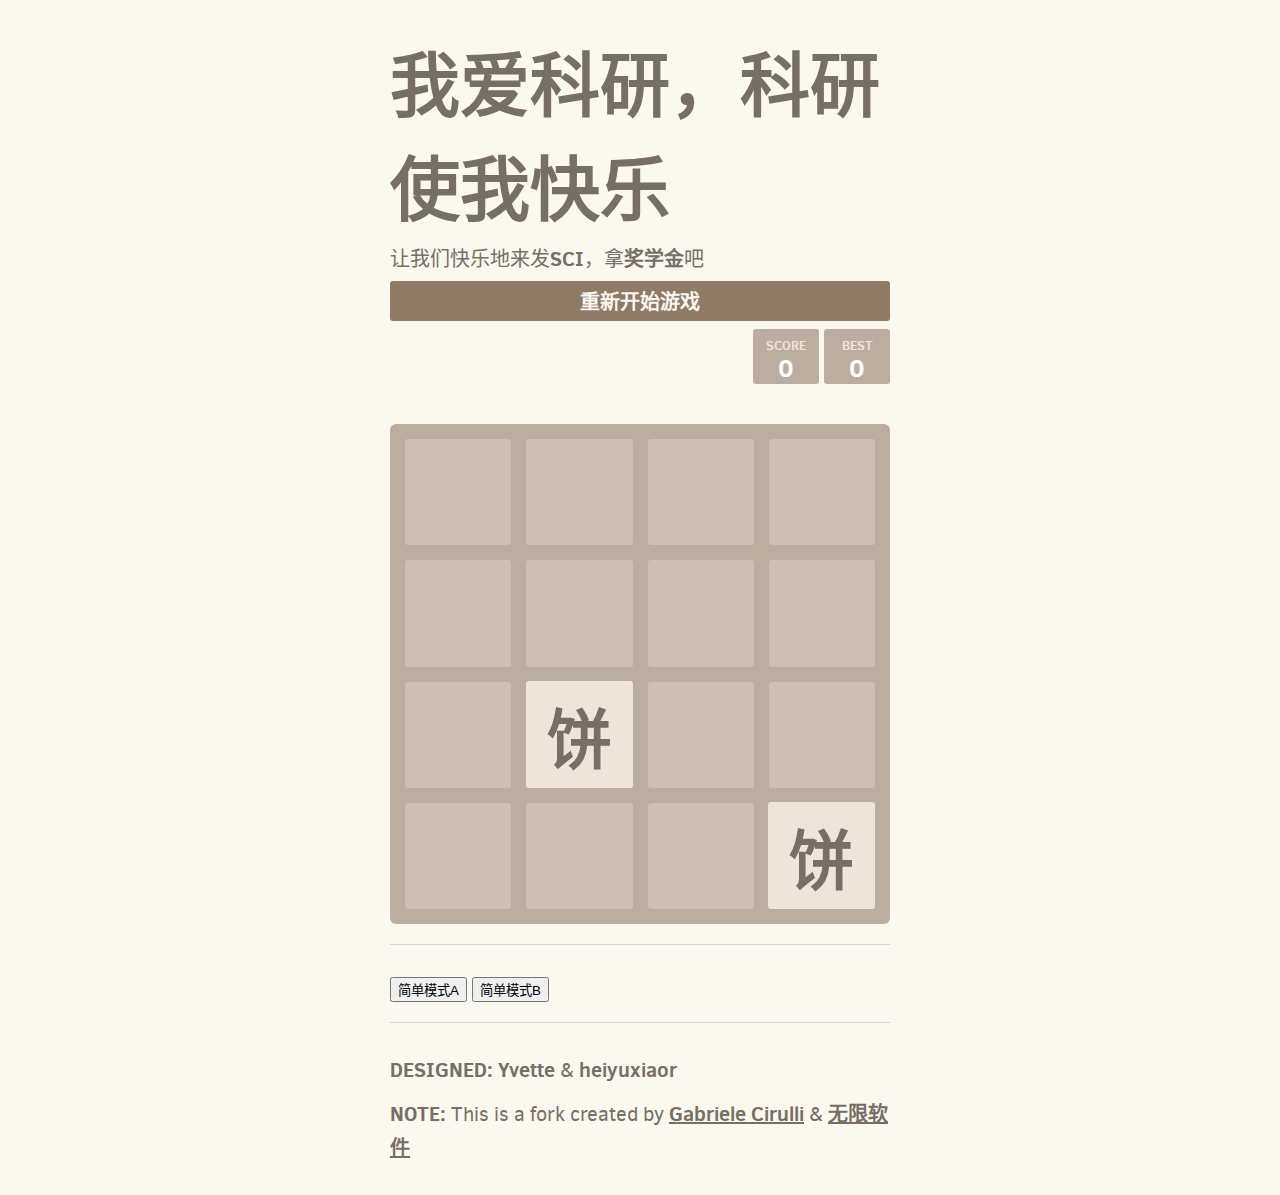
<file: 4-2E-with-load/index.html>
<!DOCTYPE html>
<html lang="zh-cn">
<head>
  <meta charset="utf-8">
	
  <script src="js/config.js"></script>
  <script src="js/jquery.js"></script>
  <script>
    document.write('<title>'+config_2048.title+'</title>');
    document.write('<link href="style/main-'+config_2048.rank+'.css" rel="stylesheet" type="text/css">');
  </script>
  
	
  <link rel="shortcut icon" href="favicon.ico">
  <link rel="apple-touch-icon" href="meta/apple-touch-icon.png">
  <meta name="apple-mobile-web-app-capable" content="yes">
	
  <meta name="HandheldFriendly" content="True">
  <meta name="MobileOptimized" content="320">
  <meta name="viewport" content="width=device-width, target-densitydpi=160dpi, initial-scale=1.0, maximum-scale=1, user-scalable=no, minimal-ui">
	
</head>
<body>
  <div class="container">
    <div class="heading">
      <h1 class="title"><script>document.write(config_2048.title);</script></h1>
      <p class="game-intro"><script>document.write(config_2048.intro);</script></p>
    </div>
    <div class="above-game">
      <a class="restart-button">重新开始游戏</a>
      <div class="scores-container">
        <div class="score-container">0</div>
        <div class="best-container">0</div>
      </div>
    </div>
    <div class="game-container">
      <div class="game-message">
        <p></p>
        <div class="lower">
	        <a class="keep-playing-button">继续游戏</a>
          <a class="retry-button">重新开始</a>
        </div>
      </div>
      <div class="grid-container">
      <script>
        for(i=0;i<config_2048.rank;i++){
          document.write('<div class="grid-row">');
          for(j=0;j<config_2048.rank;j++){document.write('<div class="grid-cell"></div>');}
          document.write('</div>');
        }
      </script>
      </div>
      <div class="tile-container"></div>
    </div>
    <hr>
    <div class="extra">
      <button id="easyMode_switcher_A">简单模式A</button>
      <button id="easyMode_switcher_B">简单模式B</button>
      <hr/>    
      <p><strong class="important">Designed: </strong><script>document.write(config_2048.author);</script> <br/></p>
      <p> <strong class="important">Note:</strong> This is a fork created by <a href="http://gabrielecirulli.com" target="_blank">Gabriele Cirulli</a> & <a href="http://bbs.125.la/thread-13930313-1-1.html" target="_blank">无限软件</a></p>
    </div>
  </div>
  <script>
    var MyEasyModeA     = false;
    var MyValidChecker  = null;
    $('#easyMode_switcher_A').click(function(){
      if(!confirm('开启简单模式A后，最大方块值超过32后，新产生的方块值将不小于min(最小方块值, 最大方块值/16)\n即使重新开始游戏也是如此，除非刷新页面\n确认开启？')){return false;}
      MyEasyModeA = true;
      $(this).text('简单模式A已开启');
      return false;
    });
    $('#easyMode_switcher_B').click(function(){
      if(!confirm('开启简单模式B后，最大的方块和相邻方块相差倍数不超过4倍就可以合并')){return false;}
      MyValidChecker = function(next, tile, self){
        return next && !next.mergedFrom && (
          Math.max(next.value, tile.value) == self.grid.getMaxScore() ?
          (Math.max(next.value, tile.value) <= 4*Math.min(next.value, tile.value)) :
          next.value == tile.value
          );
      };
      $(this).text('简单模式B已开启');
      return false;
    });
  </script>
  <script src="js/bind_polyfill.js"></script>
  <script src="js/classlist_polyfill.js"></script>
  <script src="js/animframe_polyfill.js"></script>
  <script src="js/keyboard_input_manager.js"></script>
  <script src="js/html_actuator.js"></script>
  <script src="js/grid.js"></script>
  <script src="js/tile.js"></script>
  <script src="js/local_storage_manager.js"></script>
  <script src="js/game_manager.js"></script>
  <script>window.requestAnimationFrame(function(){var game = new GameManager(config_2048.rank, KeyboardInputManager, HTMLActuator, LocalStorageManager);});</script>
</body>
</html>
</file>
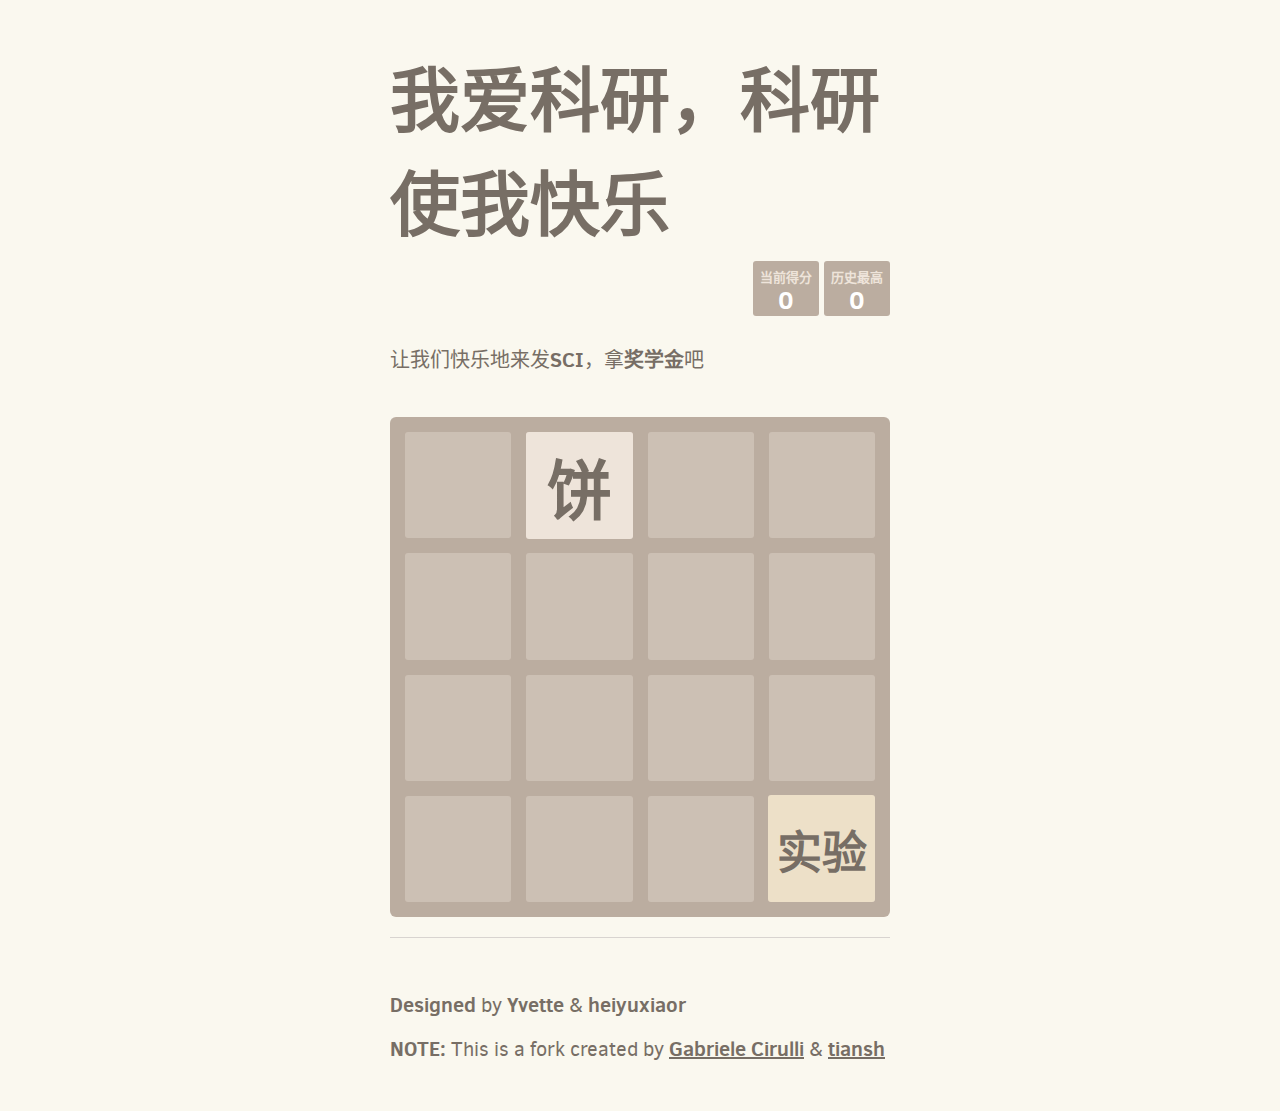
<file: 4-2E/index.html>
<!DOCTYPE html>
<html lang="zh-cn">
<head>
  <meta charset="utf-8">
  <title>我爱科研，科研使我快乐</title>

  <link href="style/main.css" rel="stylesheet" type="text/css">
  <link rel="shortcut icon" href="favicon.ico">
  <link rel="apple-touch-icon" href="meta/apple-touch-icon.png">
  <meta name="apple-mobile-web-app-capable" content="yes">

  <meta name="HandheldFriendly" content="True">
  <meta name="MobileOptimized" content="320">
  <meta name="viewport" content="width=device-width, target-densitydpi=160dpi, initial-scale=1.0, maximum-scale=1, user-scalable=no, minimal-ui">
</head>
<body>
  <div class="container">
    <div class="heading">
      <h1 class="title">我爱科研，科研使我快乐</h1>
      <div class="scores-container">
        <div class="score-container">0</div>
        <div class="best-container">0</div>
      </div>
    </div>
    <br/>
    <p class="game-intro">让我们快乐地来发<strong>SCI</strong>，拿<strong>奖学金</strong>吧</p>

    <div class="game-container">
      <div class="game-message">
        <p></p>
        <div class="lower">
	        <a class="keep-playing-button">继续游戏</a>
          <a class="retry-button">再来一局</a>
        </div>
      </div>

      <div class="grid-container">
        <div class="grid-row">
          <div class="grid-cell"></div>
          <div class="grid-cell"></div>
          <div class="grid-cell"></div>
          <div class="grid-cell"></div>
        </div>
        <div class="grid-row">
          <div class="grid-cell"></div>
          <div class="grid-cell"></div>
          <div class="grid-cell"></div>
          <div class="grid-cell"></div>
        </div>
        <div class="grid-row">
          <div class="grid-cell"></div>
          <div class="grid-cell"></div>
          <div class="grid-cell"></div>
          <div class="grid-cell"></div>
        </div>
        <div class="grid-row">
          <div class="grid-cell"></div>
          <div class="grid-cell"></div>
          <div class="grid-cell"></div>
          <div class="grid-cell"></div>
        </div>
      </div>

      <div class="tile-container">

      </div>
    </div>

    <hr>
    <p class="game-explanation"><strong> Designed</strong> by <strong>Yvette</strong> & <strong>heiyuxiaor</strong><br/></p>

    <p>
    <strong class="important">Note:</strong> This is a fork created by <a href="http://gabrielecirulli.com" target="_blank">Gabriele Cirulli</a> & <a href="http://tiansh.github.io" target="_blank">tiansh</a>
    </p>
  </div>

  <script src="js/i18n.js"></script>
  <script src="js/animframe_polyfill.js"></script>
  <script src="js/keyboard_input_manager.js"></script>
  <script src="js/html_actuator.js"></script>
  <script src="js/grid.js"></script>
  <script src="js/tile.js"></script>
  <script src="js/local_score_manager.js"></script>
  <script src="js/game_manager.js"></script>
  <script src="js/application.js"></script>
</body>
</html>
</file>
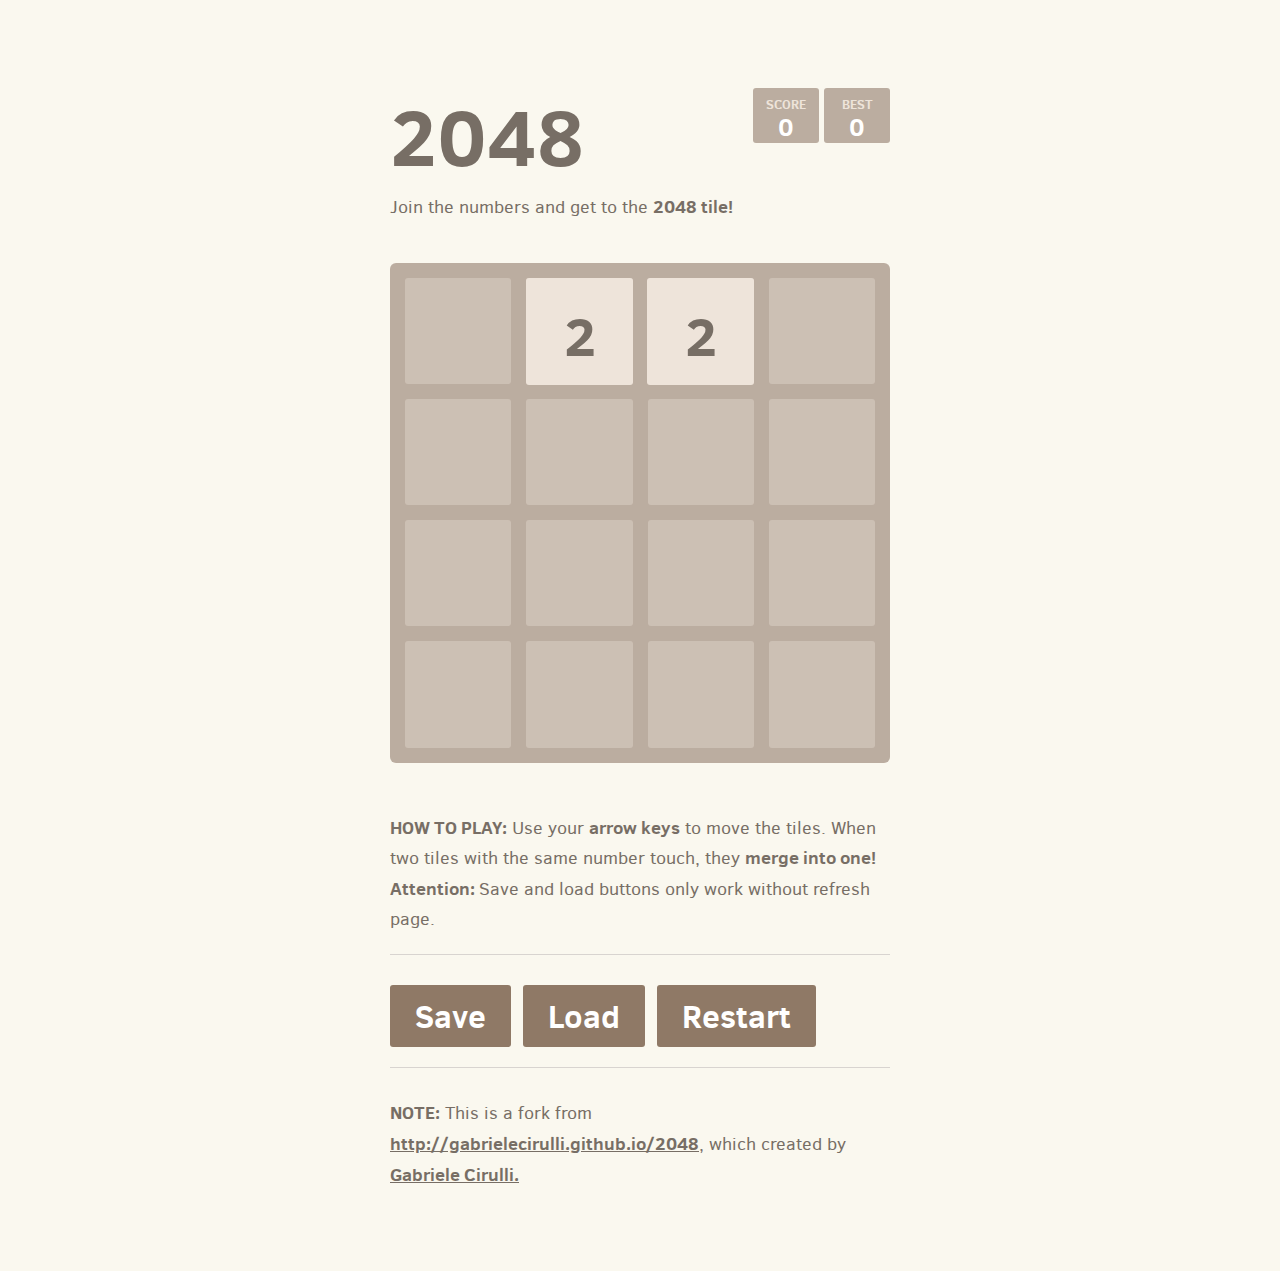
<file: saved/index.html>
﻿<!DOCTYPE html>
<html>
<head>
  <meta charset="utf-8">
  <title>2048</title>

  <link href="style/main.css" rel="stylesheet" type="text/css">
  <link rel="shortcut icon" href="favicon.ico">
  <link rel="apple-touch-icon" href="meta/apple-touch-icon.png">
  <meta name="apple-mobile-web-app-capable" content="yes">

  <meta name="HandheldFriendly" content="True">
  <meta name="MobileOptimized" content="320">
  <meta name="viewport" content="width=device-width, target-densitydpi=160dpi, initial-scale=1.0, maximum-scale=1, user-scalable=no, minimal-ui">
</head>
<body>
  <div class="container">
    <div class="heading">
      <h1 class="title">2048</h1>
      <div class="scores-container">
        <div class="score-container">0</div>
        <div class="best-container">0</div>
      </div>
    </div>
    <p class="game-intro">Join the numbers and get to the <strong>2048 tile!</strong></p>

    <div class="game-container">
      <div class="game-message">
        <p></p>
        <div class="lower">
	        <a class="keep-playing-button">Keep going</a>
          <a class="retry-button">Restart</a>
        </div>
      </div>

      <div class="grid-container">
        <div class="grid-row">
          <div class="grid-cell"></div>
          <div class="grid-cell"></div>
          <div class="grid-cell"></div>
          <div class="grid-cell"></div>
        </div>
        <div class="grid-row">
          <div class="grid-cell"></div>
          <div class="grid-cell"></div>
          <div class="grid-cell"></div>
          <div class="grid-cell"></div>
        </div>
        <div class="grid-row">
          <div class="grid-cell"></div>
          <div class="grid-cell"></div>
          <div class="grid-cell"></div>
          <div class="grid-cell"></div>
        </div>
        <div class="grid-row">
          <div class="grid-cell"></div>
          <div class="grid-cell"></div>
          <div class="grid-cell"></div>
          <div class="grid-cell"></div>
        </div>
      </div>

      <div class="tile-container">
      </div>
    </div>

    <p class="game-explanation">
    <strong class="important">How to play:</strong> Use your <strong>arrow keys</strong> to move the tiles. When two tiles with the same number touch, they <strong>merge into one!</strong><br>
    <strong>Attention: </strong>Save and load buttons only work without refresh page.
    </p>
    <hr>
    <div class="saveload">
    <a class="save-game">Save</a><a class="load-game">Load</a><a class="restart-game">Restart</a>
    </div>
    <div class="saved-game"></div>
    <hr>
    <p>
    <strong class="important">Note:</strong> This is a fork from <a href="http://gabrielecirulli.github.io/2048">http://gabrielecirulli.github.io/2048</a>, which created by <a href="http://gabrielecirulli.com" target="_blank">Gabriele Cirulli.</a>
    </p>
  </div>

  <script src="js/animframe_polyfill.js"></script>
  <script src="js/keyboard_input_manager.js"></script>
  <script src="js/html_actuator.js"></script>
  <script src="js/grid.js"></script>
  <script src="js/tile.js"></script>
  <script src="js/local_score_manager.js"></script>
  <script src="js/game_manager.js"></script>
  <script src="js/application.js"></script>
</body>
</html>
</file>
<file: 4-2E/style/main.css>
@import url("fonts/clear-sans.css");
html, body {
  margin: 0;
  padding: 0;
  background: #faf8ef;
  color: #776E65;
  font-family: "Clear Sans", "Helvetica Neue", Arial, "Heiti SC", "黑体-简", "MS Yahei", "微软雅黑", "STXihei", "华文细黑", "WenQuanYi ZenHei", "文泉驿正黑体", sans-serif;
  font-size: 20px; }

body {
  margin: 45px 0; }

.heading:after {
  content: "";
  display: block;
  clear: both; }

h1.title {
  font-size: 70px;
  font-weight: bold;
  margin: 0;
  display: block;
  float: left; }

@-webkit-keyframes move-up {
  0% {
    top: 25px;
    opacity: 1; }

  100% {
    top: -50px;
    opacity: 0; } }

@-moz-keyframes move-up {
  0% {
    top: 25px;
    opacity: 1; }

  100% {
    top: -50px;
    opacity: 0; } }

@keyframes move-up {
  0% {
    top: 25px;
    opacity: 1; }

  100% {
    top: -50px;
    opacity: 0; } }

.scores-container {
  float: right;
  text-align: right; }

.score-container, .best-container {
  position: relative;
  display: inline-block;
  background: #bbada0;
  padding: 15px 25px;
  font-size: 25px;
  height: 25px;
  line-height: 47px;
  font-weight: bold;
  border-radius: 3px;
  color: white;
  margin-top: 8px;
  text-align: center; }
  .score-container:after, .best-container:after {
    position: absolute;
    width: 100%;
    top: 10px;
    left: 0;
    text-transform: uppercase;
    font-size: 13px;
    line-height: 13px;
    text-align: center;
    color: #eee4da; }
  .score-container .score-addition, .best-container .score-addition {
    position: absolute;
    right: 30px;
    color: red;
    font-size: 25px;
    line-height: 25px;
    font-weight: bold;
    color: rgba(119, 110, 101, 0.9);
    z-index: 100;
    -webkit-animation: move-up 600ms ease-in;
    -moz-animation: move-up 600ms ease-in;
    animation: move-up 600ms ease-in;
    -webkit-animation-fill-mode: both;
    -moz-animation-fill-mode: both;
    animation-fill-mode: both; }

.score-container:after {
  content: "当前得分"; }

.best-container:after {
  content: "历史最高"; }

p {
  margin-top: 0;
  margin-bottom: 10px;
  line-height: 1.65; }

a {
  color: #776E65;
  font-weight: bold;
  text-decoration: underline;
  cursor: pointer; }

strong.important {
  text-transform: uppercase; }

hr {
  border: none;
  border-bottom: 1px solid #d8d4d0;
  margin-top: 20px;
  margin-bottom: 30px; }

.container {
  width: 500px;
  margin: 0 auto; }

@-webkit-keyframes fade-in {
  0% {
    opacity: 0; }

  100% {
    opacity: 1; } }

@-moz-keyframes fade-in {
  0% {
    opacity: 0; }

  100% {
    opacity: 1; } }

@keyframes fade-in {
  0% {
    opacity: 0; }

  100% {
    opacity: 1; } }

.game-container {
  margin-top: 40px;
  position: relative;
  padding: 15px;
  cursor: default;
  -webkit-touch-callout: none;
  -webkit-user-select: none;
  -moz-user-select: none;
  background: #bbada0;
  border-radius: 6px;
  width: 500px;
  height: 500px;
  -webkit-box-sizing: border-box;
  -moz-box-sizing: border-box;
  box-sizing: border-box; }
  .game-container .game-message {
    display: none;
    position: absolute;
    top: 0;
    right: 0;
    bottom: 0;
    left: 0;
    background: rgba(238, 228, 218, 0.5);
    z-index: 100;
    text-align: center;
    -webkit-animation: fade-in 800ms ease 1200ms;
    -moz-animation: fade-in 800ms ease 1200ms;
    animation: fade-in 800ms ease 1200ms;
    -webkit-animation-fill-mode: both;
    -moz-animation-fill-mode: both;
    animation-fill-mode: both; }
    .game-container .game-message p {
      font-size: 50px;
      font-weight: bold;
      height: 60px;
      line-height: 60px;
      margin-top: 222px; }
    .game-container .game-message .lower {
      display: block;
      margin-top: 59px; }
    .game-container .game-message a {
      display: inline-block;
      background: #8f7966;
      border-radius: 3px;
      padding: 0 20px;
      text-decoration: none;
      color: #f9f6f2;
      height: 40px;
      line-height: 42px;
      margin-left: 9px; }
      .game-container .game-message a.keep-playing-button {
        display: none; }
    .game-container .game-message.game-won {
      background: rgba(237, 194, 46, 0.5);
      color: #f9f6f2; }
      .game-container .game-message.game-won a.keep-playing-button {
        display: inline-block; }
    .game-container .game-message.game-won, .game-container .game-message.game-over {
      display: block; }

.grid-container {
  position: absolute;
  z-index: 1; }

.grid-row {
  margin-bottom: 15px; }
  .grid-row:last-child {
    margin-bottom: 0; }
  .grid-row:after {
    content: "";
    display: block;
    clear: both; }

.grid-cell {
  width: 106.25px;
  height: 106.25px;
  margin-right: 15px;
  float: left;
  border-radius: 3px;
  background: rgba(238, 228, 218, 0.35); }
  .grid-cell:last-child {
    margin-right: 0; }

.tile-container {
  position: absolute;
  z-index: 2; }

.tile, .tile .tile-inner {
  width: 107px;
  height: 107px;
  line-height: 116.25px; }
.tile.tile-position-1-1 {
  -webkit-transform: translate(0px, 0px);
  -moz-transform: translate(0px, 0px);
  transform: translate(0px, 0px); }
.tile.tile-position-1-2 {
  -webkit-transform: translate(0px, 121px);
  -moz-transform: translate(0px, 121px);
  transform: translate(0px, 121px); }
.tile.tile-position-1-3 {
  -webkit-transform: translate(0px, 242px);
  -moz-transform: translate(0px, 242px);
  transform: translate(0px, 242px); }
.tile.tile-position-1-4 {
  -webkit-transform: translate(0px, 363px);
  -moz-transform: translate(0px, 363px);
  transform: translate(0px, 363px); }
.tile.tile-position-2-1 {
  -webkit-transform: translate(121px, 0px);
  -moz-transform: translate(121px, 0px);
  transform: translate(121px, 0px); }
.tile.tile-position-2-2 {
  -webkit-transform: translate(121px, 121px);
  -moz-transform: translate(121px, 121px);
  transform: translate(121px, 121px); }
.tile.tile-position-2-3 {
  -webkit-transform: translate(121px, 242px);
  -moz-transform: translate(121px, 242px);
  transform: translate(121px, 242px); }
.tile.tile-position-2-4 {
  -webkit-transform: translate(121px, 363px);
  -moz-transform: translate(121px, 363px);
  transform: translate(121px, 363px); }
.tile.tile-position-3-1 {
  -webkit-transform: translate(242px, 0px);
  -moz-transform: translate(242px, 0px);
  transform: translate(242px, 0px); }
.tile.tile-position-3-2 {
  -webkit-transform: translate(242px, 121px);
  -moz-transform: translate(242px, 121px);
  transform: translate(242px, 121px); }
.tile.tile-position-3-3 {
  -webkit-transform: translate(242px, 242px);
  -moz-transform: translate(242px, 242px);
  transform: translate(242px, 242px); }
.tile.tile-position-3-4 {
  -webkit-transform: translate(242px, 363px);
  -moz-transform: translate(242px, 363px);
  transform: translate(242px, 363px); }
.tile.tile-position-4-1 {
  -webkit-transform: translate(363px, 0px);
  -moz-transform: translate(363px, 0px);
  transform: translate(363px, 0px); }
.tile.tile-position-4-2 {
  -webkit-transform: translate(363px, 121px);
  -moz-transform: translate(363px, 121px);
  transform: translate(363px, 121px); }
.tile.tile-position-4-3 {
  -webkit-transform: translate(363px, 242px);
  -moz-transform: translate(363px, 242px);
  transform: translate(363px, 242px); }
.tile.tile-position-4-4 {
  -webkit-transform: translate(363px, 363px);
  -moz-transform: translate(363px, 363px);
  transform: translate(363px, 363px); }

.tile {
  position: absolute;
  -webkit-transition: 100ms ease-in-out;
  -moz-transition: 100ms ease-in-out;
  transition: 100ms ease-in-out;
  -webkit-transition-property: -webkit-transform;
  -moz-transition-property: -moz-transform;
  transition-property: transform; }
  .tile .tile-inner {
    border-radius: 3px;
    background: #eee4da;
    text-align: center;
    font-weight: bold;
    z-index: 10;
    font-size: 55px ; }
  .tile.tile-2 .tile-inner {
    background: #eee4da;
    box-shadow: 0 0 30px 10px rgba(243, 213, 116, 0), inset 0 0 0 1px rgba(255, 255, 255, 0);
	 font-size: 65px; }
    @media screen and (max-width: 520px) {
      .tile.tile-2 .tile-inner {
        font-size: 35px; } } 
  .tile.tile-4 .tile-inner {
    background: #ede0c8;
    box-shadow: 0 0 30px 10px rgba(243, 213, 116, 0), inset 0 0 0 1px rgba(255, 255, 255, 0);
      font-size: 45px; }
    @media screen and (max-width: 520px) {
      .tile.tile-4 .tile-inner {
        font-size: 25px; } } 
  .tile.tile-8 .tile-inner {
    color: #f9f6f2;
    background: #f2b179;
    box-shadow: 0 0 30px 10px rgba(243, 213, 116, 0), inset 0 0 0 1px rgba(255, 255, 255, 0);
      font-size: 25px; }
    @media screen and (max-width: 520px) {
      .tile.tile-8 .tile-inner {
        font-size: 13px; } } 
  .tile.tile-16 .tile-inner {
    color: #f9f6f2;
    background: #f59563;
    box-shadow: 0 0 30px 10px rgba(243, 213, 116, 0), inset 0 0 0 1px rgba(255, 255, 255, 0);
     font-size: 45px; }
    @media screen and (max-width: 520px) {
      .tile.tile-16 .tile-inner {
        font-size: 25px; } } 
  .tile.tile-32 .tile-inner {
    color: #f9f6f2;
    background: #f67c5f;
    box-shadow: 0 0 30px 10px rgba(243, 213, 116, 0.0793651), inset 0 0 0 1px rgba(255, 255, 255, 0.047619);
          font-size: 25px; }
    @media screen and (max-width: 520px) {
      .tile.tile-32 .tile-inner {
        font-size: 13px; } } 
  .tile.tile-64 .tile-inner {
    color: #f9f6f2;
    background: #f65e3b;
    box-shadow: 0 0 30px 10px rgba(243, 213, 116, 0.15873), inset 0 0 0 1px rgba(255, 255, 255, 0.0952381);
         font-size: 25px; }
    @media screen and (max-width: 520px) {
      .tile.tile-64 .tile-inner {
        font-size: 13px; } } 
  .tile.tile-128 .tile-inner {
    color: #f9f6f2;
    background: #edcf72;
    box-shadow: 0 0 30px 10px rgba(243, 213, 116, 0.238095), inset 0 0 0 1px rgba(255, 255, 255, 0.142857);
          font-size: 45px; }
    @media screen and (max-width: 520px) {
      .tile.tile-128 .tile-inner {
        font-size: 25px; } } 
  .tile.tile-256 .tile-inner {
    color: #f9f6f2;
    background: #edcc61;
    box-shadow: 0 0 30px 10px rgba(243, 213, 116, 0.31746), inset 0 0 0 1px rgba(255, 255, 255, 0.190476);
      font-size: 45px; }
    @media screen and (max-width: 520px) {
      .tile.tile-256 .tile-inner {
        font-size: 25px; } } 
  .tile.tile-512 .tile-inner {
    color: #f9f6f2;
    background: #edc850;
    box-shadow: 0 0 30px 10px rgba(243, 213, 116, 0.396825), inset 0 0 0 1px rgba(255, 255, 255, 0.238095);
         font-size: 45px; }
    @media screen and (max-width: 520px) {
      .tile.tile-512 .tile-inner {
        font-size: 25px; } } 
  .tile.tile-1024 .tile-inner {
    color: #f9f6f2;
    background: #edc53f;
    box-shadow: 0 0 30px 10px rgba(243, 213, 116, 0.47619), inset 0 0 0 1px rgba(255, 255, 255, 0.285714);
          font-size: 25px; }
    @media screen and (max-width: 520px) {
      .tile.tile-1024 .tile-inner {
        font-size: 13px; } } 
  .tile.tile-2048 .tile-inner {
    color: #f9f6f2;
    background: #edc22e;
    box-shadow: 0 0 30px 10px rgba(243, 213, 116, 0.555556), inset 0 0 0 1px rgba(255, 255, 255, 0.333333);
     font-size: 20px; }
    @media screen and (max-width: 520px) {
      .tile.tile-2048 .tile-inner {
        font-size: 10px; } }
  .tile.tile-super .tile-inner {
    color: #f9f6f2;
    background: #3c3a32;
    font-size: 25px; }
    @media screen and (max-width: 520px) {
      .tile.tile-super .tile-inner {
        font-size: 13px; } }

@-webkit-keyframes appear {
  0% {
    opacity: 0;
    -webkit-transform: scale(0);
    -moz-transform: scale(0);
    transform: scale(0); }

  100% {
    opacity: 1;
    -webkit-transform: scale(1);
    -moz-transform: scale(1);
    transform: scale(1); } }

@-moz-keyframes appear {
  0% {
    opacity: 0;
    -webkit-transform: scale(0);
    -moz-transform: scale(0);
    transform: scale(0); }

  100% {
    opacity: 1;
    -webkit-transform: scale(1);
    -moz-transform: scale(1);
    transform: scale(1); } }

@keyframes appear {
  0% {
    opacity: 0;
    -webkit-transform: scale(0);
    -moz-transform: scale(0);
    transform: scale(0); }

  100% {
    opacity: 1;
    -webkit-transform: scale(1);
    -moz-transform: scale(1);
    transform: scale(1); } }

.tile-new .tile-inner {
  -webkit-animation: appear 200ms ease 100ms;
  -moz-animation: appear 200ms ease 100ms;
  animation: appear 200ms ease 100ms;
  -webkit-animation-fill-mode: backwards;
  -moz-animation-fill-mode: backwards;
  animation-fill-mode: backwards; }

@-webkit-keyframes pop {
  0% {
    -webkit-transform: scale(0);
    -moz-transform: scale(0);
    transform: scale(0); }

  50% {
    -webkit-transform: scale(1.2);
    -moz-transform: scale(1.2);
    transform: scale(1.2); }

  100% {
    -webkit-transform: scale(1);
    -moz-transform: scale(1);
    transform: scale(1); } }

@-moz-keyframes pop {
  0% {
    -webkit-transform: scale(0);
    -moz-transform: scale(0);
    transform: scale(0); }

  50% {
    -webkit-transform: scale(1.2);
    -moz-transform: scale(1.2);
    transform: scale(1.2); }

  100% {
    -webkit-transform: scale(1);
    -moz-transform: scale(1);
    transform: scale(1); } }

@keyframes pop {
  0% {
    -webkit-transform: scale(0);
    -moz-transform: scale(0);
    transform: scale(0); }

  50% {
    -webkit-transform: scale(1.2);
    -moz-transform: scale(1.2);
    transform: scale(1.2); }

  100% {
    -webkit-transform: scale(1);
    -moz-transform: scale(1);
    transform: scale(1); } }

.tile-merged .tile-inner {
  z-index: 20;
  -webkit-animation: pop 200ms ease 100ms;
  -moz-animation: pop 200ms ease 100ms;
  animation: pop 200ms ease 100ms;
  -webkit-animation-fill-mode: backwards;
  -moz-animation-fill-mode: backwards;
  animation-fill-mode: backwards; }

.game-intro {
  margin-bottom: 0; }

.game-explanation {
  margin-top: 50px; }

@media screen and (max-width: 520px) {
  html, body {
    font-size: 15px; }
  body {
    margin: 20px 0;
    padding: 0 20px; }
  h1.title {
    font-size: 35px;
	font-weight: bold;
    margin-top: 15px; }
  .container {
    width: 280px;
    margin: 0 auto; }
  .score-container, .best-container {
    margin-top: 0;
    padding: 15px 10px;
    min-width: 40px; }
  .heading {
    margin-bottom: 10px; }
  .game-container {
    margin-top: 40px;
    position: relative;
    padding: 10px;
    cursor: default;
    -webkit-touch-callout: none;
    -webkit-user-select: none;
    -moz-user-select: none;
    background: #bbada0;
    border-radius: 6px;
    width: 280px;
    height: 280px;
    -webkit-box-sizing: border-box;
    -moz-box-sizing: border-box;
    box-sizing: border-box; }
    .game-container .game-message {
      display: none;
      position: absolute;
      top: 0;
      right: 0;
      bottom: 0;
      left: 0;
      background: rgba(238, 228, 218, 0.5);
      z-index: 100;
      text-align: center;
      -webkit-animation: fade-in 800ms ease 1200ms;
      -moz-animation: fade-in 800ms ease 1200ms;
      animation: fade-in 800ms ease 1200ms;
      -webkit-animation-fill-mode: both;
      -moz-animation-fill-mode: both;
      animation-fill-mode: both; }
      .game-container .game-message p {
        font-size: 60px;
        font-weight: bold;
        height: 60px;
        line-height: 60px;
        margin-top: 222px; }
      .game-container .game-message .lower {
        display: block;
        margin-top: 59px; }
      .game-container .game-message a {
        display: inline-block;
        background: #8f7966;
        border-radius: 3px;
        padding: 0 20px;
        text-decoration: none;
        color: #f9f6f2;
        height: 40px;
        line-height: 42px;
        margin-left: 9px; }
        .game-container .game-message a.keep-playing-button {
          display: none; }
      .game-container .game-message.game-won {
        background: rgba(237, 194, 46, 0.5);
        color: #f9f6f2; }
        .game-container .game-message.game-won a.keep-playing-button {
          display: inline-block; }
      .game-container .game-message.game-won, .game-container .game-message.game-over {
        display: block; }
  .grid-container {
    position: absolute;
    z-index: 1; }
  .grid-row {
    margin-bottom: 10px; }
    .grid-row:last-child {
      margin-bottom: 0; }
    .grid-row:after {
      content: "";
      display: block;
      clear: both; }
  .grid-cell {
    width: 57.5px;
    height: 57.5px;
    margin-right: 10px;
    float: left;
    border-radius: 3px;
    background: rgba(238, 228, 218, 0.35); }
    .grid-cell:last-child {
      margin-right: 0; }
  .tile-container {
    position: absolute;
    z-index: 2; }
  .tile, .tile .tile-inner {
    width: 58px;
    height: 58px;
    line-height: 67.5px; }
  .tile.tile-position-1-1 {
    -webkit-transform: translate(0px, 0px);
    -moz-transform: translate(0px, 0px);
    transform: translate(0px, 0px); }
  .tile.tile-position-1-2 {
    -webkit-transform: translate(0px, 67px);
    -moz-transform: translate(0px, 67px);
    transform: translate(0px, 67px); }
  .tile.tile-position-1-3 {
    -webkit-transform: translate(0px, 135px);
    -moz-transform: translate(0px, 135px);
    transform: translate(0px, 135px); }
  .tile.tile-position-1-4 {
    -webkit-transform: translate(0px, 202px);
    -moz-transform: translate(0px, 202px);
    transform: translate(0px, 202px); }
  .tile.tile-position-2-1 {
    -webkit-transform: translate(67px, 0px);
    -moz-transform: translate(67px, 0px);
    transform: translate(67px, 0px); }
  .tile.tile-position-2-2 {
    -webkit-transform: translate(67px, 67px);
    -moz-transform: translate(67px, 67px);
    transform: translate(67px, 67px); }
  .tile.tile-position-2-3 {
    -webkit-transform: translate(67px, 135px);
    -moz-transform: translate(67px, 135px);
    transform: translate(67px, 135px); }
  .tile.tile-position-2-4 {
    -webkit-transform: translate(67px, 202px);
    -moz-transform: translate(67px, 202px);
    transform: translate(67px, 202px); }
  .tile.tile-position-3-1 {
    -webkit-transform: translate(135px, 0px);
    -moz-transform: translate(135px, 0px);
    transform: translate(135px, 0px); }
  .tile.tile-position-3-2 {
    -webkit-transform: translate(135px, 67px);
    -moz-transform: translate(135px, 67px);
    transform: translate(135px, 67px); }
  .tile.tile-position-3-3 {
    -webkit-transform: translate(135px, 135px);
    -moz-transform: translate(135px, 135px);
    transform: translate(135px, 135px); }
  .tile.tile-position-3-4 {
    -webkit-transform: translate(135px, 202px);
    -moz-transform: translate(135px, 202px);
    transform: translate(135px, 202px); }
  .tile.tile-position-4-1 {
    -webkit-transform: translate(202px, 0px);
    -moz-transform: translate(202px, 0px);
    transform: translate(202px, 0px); }
  .tile.tile-position-4-2 {
    -webkit-transform: translate(202px, 67px);
    -moz-transform: translate(202px, 67px);
    transform: translate(202px, 67px); }
  .tile.tile-position-4-3 {
    -webkit-transform: translate(202px, 135px);
    -moz-transform: translate(202px, 135px);
    transform: translate(202px, 135px); }
  .tile.tile-position-4-4 {
    -webkit-transform: translate(202px, 202px);
    -moz-transform: translate(202px, 202px);
    transform: translate(202px, 202px); }
  .game-container {
    margin-top: 20px; }
  .tile .tile-inner {
    font-size: 35px; }
  .game-message p {
    font-size: 30px !important;
    height: 30px !important;
    line-height: 30px !important;
    margin-top: 90px !important; }
  .game-message .lower {
    margin-top: 30px !important; } }
</file>
<file: saved/style/main.css>
﻿@import url("fonts/clear-sans.css");
html, body {
  margin: 0;
  padding: 0;
  background: #faf8ef;
  color: #776E65;
  font-family: "Clear Sans", "Helvetica Neue", Arial, sans-serif;
  font-size: 18px; }

body {
  margin: 80px 0; }

.heading:after {
  content: "";
  display: block;
  clear: both; }

h1.title {
  font-size: 80px;
  font-weight: bold;
  margin: 0;
  display: block;
  float: left; }

@-webkit-keyframes move-up {
  0% {
    top: 25px;
    opacity: 1; }

  100% {
    top: -50px;
    opacity: 0; } }

@-moz-keyframes move-up {
  0% {
    top: 25px;
    opacity: 1; }

  100% {
    top: -50px;
    opacity: 0; } }

@keyframes move-up {
  0% {
    top: 25px;
    opacity: 1; }

  100% {
    top: -50px;
    opacity: 0; } }

.scores-container {
  float: right;
  text-align: right; }

.score-container, .best-container {
  position: relative;
  display: inline-block;
  background: #bbada0;
  padding: 15px 25px;
  font-size: 25px;
  height: 25px;
  line-height: 47px;
  font-weight: bold;
  border-radius: 3px;
  color: white;
  margin-top: 8px;
  text-align: center; }
  .score-container:after, .best-container:after {
    position: absolute;
    width: 100%;
    top: 10px;
    left: 0;
    text-transform: uppercase;
    font-size: 13px;
    line-height: 13px;
    text-align: center;
    color: #eee4da; }
  .score-container .score-addition, .best-container .score-addition {
    position: absolute;
    right: 30px;
    color: red;
    font-size: 25px;
    line-height: 25px;
    font-weight: bold;
    color: rgba(119, 110, 101, 0.9);
    z-index: 100;
    -webkit-animation: move-up 600ms ease-in;
    -moz-animation: move-up 600ms ease-in;
    animation: move-up 600ms ease-in;
    -webkit-animation-fill-mode: both;
    -moz-animation-fill-mode: both;
    animation-fill-mode: both; }

.score-container:after {
  content: "Score"; }

.best-container:after {
  content: "Best"; }

p {
  margin-top: 0;
  margin-bottom: 10px;
  line-height: 1.65; }

a {
  color: #776E65;
  font-weight: bold;
  text-decoration: underline;
  cursor: pointer; }

strong.important {
  text-transform: uppercase; }

hr {
  border: none;
  border-bottom: 1px solid #d8d4d0;
  margin-top: 20px;
  margin-bottom: 30px; }

.container {
  width: 500px;
  margin: 0 auto; }

@-webkit-keyframes fade-in {
  0% {
    opacity: 0; }

  100% {
    opacity: 1; } }

@-moz-keyframes fade-in {
  0% {
    opacity: 0; }

  100% {
    opacity: 1; } }

@keyframes fade-in {
  0% {
    opacity: 0; }

  100% {
    opacity: 1; } }

.game-container {
  margin-top: 40px;
  position: relative;
  padding: 15px;
  cursor: default;
  -webkit-touch-callout: none;
  -webkit-user-select: none;
  -moz-user-select: none;
  background: #bbada0;
  border-radius: 6px;
  width: 500px;
  height: 500px;
  -webkit-box-sizing: border-box;
  -moz-box-sizing: border-box;
  box-sizing: border-box; }
  .game-container .game-message {
    display: none;
    position: absolute;
    top: 0;
    right: 0;
    bottom: 0;
    left: 0;
    background: rgba(238, 228, 218, 0.5);
    z-index: 100;
    text-align: center;
    -webkit-animation: fade-in 800ms ease 1200ms;
    -moz-animation: fade-in 800ms ease 1200ms;
    animation: fade-in 800ms ease 1200ms;
    -webkit-animation-fill-mode: both;
    -moz-animation-fill-mode: both;
    animation-fill-mode: both; }
    .game-container .game-message p {
      font-size: 60px;
      font-weight: bold;
      height: 60px;
      line-height: 60px;
      margin-top: 222px; }
    .game-container .game-message .lower {
      display: block;
      margin-top: 59px; }
    .game-container .game-message a {
      display: inline-block;
      background: #8f7966;
      border-radius: 3px;
      padding: 0 20px;
      text-decoration: none;
      color: #f9f6f2;
      height: 40px;
      line-height: 42px;
      margin-left: 9px; }
      .game-container .game-message a.keep-playing-button {
        display: none; }
    .game-container .game-message.game-won {
      background: rgba(237, 194, 46, 0.5);
      color: #f9f6f2; }
      .game-container .game-message.game-won a.keep-playing-button {
        display: inline-block; }
    .game-container .game-message.game-won, .game-container .game-message.game-over {
      display: block; }

.grid-container {
  position: absolute;
  z-index: 1; }

.grid-row {
  margin-bottom: 15px; }
  .grid-row:last-child {
    margin-bottom: 0; }
  .grid-row:after {
    content: "";
    display: block;
    clear: both; }

.grid-cell {
  width: 106.25px;
  height: 106.25px;
  margin-right: 15px;
  float: left;
  border-radius: 3px;
  background: rgba(238, 228, 218, 0.35); }
  .grid-cell:last-child {
    margin-right: 0; }

.tile-container {
  position: absolute;
  z-index: 2; }

.tile, .tile .tile-inner {
  width: 107px;
  height: 107px;
  line-height: 116.25px; }
.tile.tile-position-1-1 {
  -webkit-transform: translate(0px, 0px);
  -moz-transform: translate(0px, 0px);
  transform: translate(0px, 0px); }
.tile.tile-position-1-2 {
  -webkit-transform: translate(0px, 121px);
  -moz-transform: translate(0px, 121px);
  transform: translate(0px, 121px); }
.tile.tile-position-1-3 {
  -webkit-transform: translate(0px, 242px);
  -moz-transform: translate(0px, 242px);
  transform: translate(0px, 242px); }
.tile.tile-position-1-4 {
  -webkit-transform: translate(0px, 363px);
  -moz-transform: translate(0px, 363px);
  transform: translate(0px, 363px); }
.tile.tile-position-2-1 {
  -webkit-transform: translate(121px, 0px);
  -moz-transform: translate(121px, 0px);
  transform: translate(121px, 0px); }
.tile.tile-position-2-2 {
  -webkit-transform: translate(121px, 121px);
  -moz-transform: translate(121px, 121px);
  transform: translate(121px, 121px); }
.tile.tile-position-2-3 {
  -webkit-transform: translate(121px, 242px);
  -moz-transform: translate(121px, 242px);
  transform: translate(121px, 242px); }
.tile.tile-position-2-4 {
  -webkit-transform: translate(121px, 363px);
  -moz-transform: translate(121px, 363px);
  transform: translate(121px, 363px); }
.tile.tile-position-3-1 {
  -webkit-transform: translate(242px, 0px);
  -moz-transform: translate(242px, 0px);
  transform: translate(242px, 0px); }
.tile.tile-position-3-2 {
  -webkit-transform: translate(242px, 121px);
  -moz-transform: translate(242px, 121px);
  transform: translate(242px, 121px); }
.tile.tile-position-3-3 {
  -webkit-transform: translate(242px, 242px);
  -moz-transform: translate(242px, 242px);
  transform: translate(242px, 242px); }
.tile.tile-position-3-4 {
  -webkit-transform: translate(242px, 363px);
  -moz-transform: translate(242px, 363px);
  transform: translate(242px, 363px); }
.tile.tile-position-4-1 {
  -webkit-transform: translate(363px, 0px);
  -moz-transform: translate(363px, 0px);
  transform: translate(363px, 0px); }
.tile.tile-position-4-2 {
  -webkit-transform: translate(363px, 121px);
  -moz-transform: translate(363px, 121px);
  transform: translate(363px, 121px); }
.tile.tile-position-4-3 {
  -webkit-transform: translate(363px, 242px);
  -moz-transform: translate(363px, 242px);
  transform: translate(363px, 242px); }
.tile.tile-position-4-4 {
  -webkit-transform: translate(363px, 363px);
  -moz-transform: translate(363px, 363px);
  transform: translate(363px, 363px); }

.tile {
  position: absolute;
  -webkit-transition: 100ms ease-in-out;
  -moz-transition: 100ms ease-in-out;
  transition: 100ms ease-in-out;
  -webkit-transition-property: -webkit-transform;
  -moz-transition-property: -moz-transform;
  transition-property: transform; }
  .tile .tile-inner {
    border-radius: 3px;
    background: #eee4da;
    text-align: center;
    font-weight: bold;
    z-index: 10;
    font-size: 55px; }
  .tile.tile-2 .tile-inner {
    background: #eee4da;
    box-shadow: 0 0 30px 10px rgba(243, 213, 116, 0), inset 0 0 0 1px rgba(255, 255, 255, 0); }
  .tile.tile-4 .tile-inner {
    background: #ede0c8;
    box-shadow: 0 0 30px 10px rgba(243, 213, 116, 0), inset 0 0 0 1px rgba(255, 255, 255, 0); }
  .tile.tile-8 .tile-inner {
    color: #f9f6f2;
    background: #f2b179;
    box-shadow: 0 0 30px 10px rgba(243, 213, 116, 0), inset 0 0 0 1px rgba(255, 255, 255, 0); }
  .tile.tile-16 .tile-inner {
    color: #f9f6f2;
    background: #f59563;
    box-shadow: 0 0 30px 10px rgba(243, 213, 116, 0), inset 0 0 0 1px rgba(255, 255, 255, 0); }
  .tile.tile-32 .tile-inner {
    color: #f9f6f2;
    background: #f67c5f;
    box-shadow: 0 0 30px 10px rgba(243, 213, 116, 0.0793651), inset 0 0 0 1px rgba(255, 255, 255, 0.047619); }
  .tile.tile-64 .tile-inner {
    color: #f9f6f2;
    background: #f65e3b;
    box-shadow: 0 0 30px 10px rgba(243, 213, 116, 0.15873), inset 0 0 0 1px rgba(255, 255, 255, 0.0952381); }
  .tile.tile-128 .tile-inner {
    color: #f9f6f2;
    background: #edcf72;
    box-shadow: 0 0 30px 10px rgba(243, 213, 116, 0.238095), inset 0 0 0 1px rgba(255, 255, 255, 0.142857);
    font-size: 45px; }
    @media screen and (max-width: 520px) {
      .tile.tile-128 .tile-inner {
        font-size: 25px; } }
  .tile.tile-256 .tile-inner {
    color: #f9f6f2;
    background: #edcc61;
    box-shadow: 0 0 30px 10px rgba(243, 213, 116, 0.31746), inset 0 0 0 1px rgba(255, 255, 255, 0.190476);
    font-size: 45px; }
    @media screen and (max-width: 520px) {
      .tile.tile-256 .tile-inner {
        font-size: 25px; } }
  .tile.tile-512 .tile-inner {
    color: #f9f6f2;
    background: #edc850;
    box-shadow: 0 0 30px 10px rgba(243, 213, 116, 0.396825), inset 0 0 0 1px rgba(255, 255, 255, 0.238095);
    font-size: 45px; }
    @media screen and (max-width: 520px) {
      .tile.tile-512 .tile-inner {
        font-size: 25px; } }
  .tile.tile-1024 .tile-inner {
    color: #f9f6f2;
    background: #edc53f;
    box-shadow: 0 0 30px 10px rgba(243, 213, 116, 0.47619), inset 0 0 0 1px rgba(255, 255, 255, 0.285714);
    font-size: 35px; }
    @media screen and (max-width: 520px) {
      .tile.tile-1024 .tile-inner {
        font-size: 15px; } }
  .tile.tile-2048 .tile-inner {
    color: #f9f6f2;
    background: #edc22e;
    box-shadow: 0 0 30px 10px rgba(243, 213, 116, 0.555556), inset 0 0 0 1px rgba(255, 255, 255, 0.333333);
    font-size: 35px; }
    @media screen and (max-width: 520px) {
      .tile.tile-2048 .tile-inner {
        font-size: 15px; } }
  .tile.tile-super .tile-inner {
    color: #f9f6f2;
    background: #3c3a32;
    font-size: 30px; }
    @media screen and (max-width: 520px) {
      .tile.tile-super .tile-inner {
        font-size: 10px; } }

@-webkit-keyframes appear {
  0% {
    opacity: 0;
    -webkit-transform: scale(0);
    -moz-transform: scale(0);
    transform: scale(0); }

  100% {
    opacity: 1;
    -webkit-transform: scale(1);
    -moz-transform: scale(1);
    transform: scale(1); } }

@-moz-keyframes appear {
  0% {
    opacity: 0;
    -webkit-transform: scale(0);
    -moz-transform: scale(0);
    transform: scale(0); }

  100% {
    opacity: 1;
    -webkit-transform: scale(1);
    -moz-transform: scale(1);
    transform: scale(1); } }

@keyframes appear {
  0% {
    opacity: 0;
    -webkit-transform: scale(0);
    -moz-transform: scale(0);
    transform: scale(0); }

  100% {
    opacity: 1;
    -webkit-transform: scale(1);
    -moz-transform: scale(1);
    transform: scale(1); } }

.tile-new .tile-inner {
  -webkit-animation: appear 200ms ease 100ms;
  -moz-animation: appear 200ms ease 100ms;
  animation: appear 200ms ease 100ms;
  -webkit-animation-fill-mode: backwards;
  -moz-animation-fill-mode: backwards;
  animation-fill-mode: backwards; }

@-webkit-keyframes pop {
  0% {
    -webkit-transform: scale(0);
    -moz-transform: scale(0);
    transform: scale(0); }

  50% {
    -webkit-transform: scale(1.2);
    -moz-transform: scale(1.2);
    transform: scale(1.2); }

  100% {
    -webkit-transform: scale(1);
    -moz-transform: scale(1);
    transform: scale(1); } }

@-moz-keyframes pop {
  0% {
    -webkit-transform: scale(0);
    -moz-transform: scale(0);
    transform: scale(0); }

  50% {
    -webkit-transform: scale(1.2);
    -moz-transform: scale(1.2);
    transform: scale(1.2); }

  100% {
    -webkit-transform: scale(1);
    -moz-transform: scale(1);
    transform: scale(1); } }

@keyframes pop {
  0% {
    -webkit-transform: scale(0);
    -moz-transform: scale(0);
    transform: scale(0); }

  50% {
    -webkit-transform: scale(1.2);
    -moz-transform: scale(1.2);
    transform: scale(1.2); }

  100% {
    -webkit-transform: scale(1);
    -moz-transform: scale(1);
    transform: scale(1); } }

.tile-merged .tile-inner {
  z-index: 20;
  -webkit-animation: pop 200ms ease 100ms;
  -moz-animation: pop 200ms ease 100ms;
  animation: pop 200ms ease 100ms;
  -webkit-animation-fill-mode: backwards;
  -moz-animation-fill-mode: backwards;
  animation-fill-mode: backwards; }

.game-intro {
  margin-bottom: 0; }

.game-explanation {
  margin-top: 50px; }

@media screen and (max-width: 520px) {
  html, body {
    font-size: 15px; }
  body {
    margin: 20px 0;
    padding: 0 20px; }
  h1.title {
    font-size: 27px;
    margin-top: 15px; }
  .container {
    width: 280px;
    margin: 0 auto; }
  .score-container, .best-container {
    margin-top: 0;
    padding: 15px 10px;
    min-width: 40px; }
  .heading {
    margin-bottom: 10px; }
  .game-container {
    margin-top: 40px;
    position: relative;
    padding: 10px;
    cursor: default;
    -webkit-touch-callout: none;
    -webkit-user-select: none;
    -moz-user-select: none;
    background: #bbada0;
    border-radius: 6px;
    width: 280px;
    height: 280px;
    -webkit-box-sizing: border-box;
    -moz-box-sizing: border-box;
    box-sizing: border-box; }
    .game-container .game-message {
      display: none;
      position: absolute;
      top: 0;
      right: 0;
      bottom: 0;
      left: 0;
      background: rgba(238, 228, 218, 0.5);
      z-index: 100;
      text-align: center;
      -webkit-animation: fade-in 800ms ease 1200ms;
      -moz-animation: fade-in 800ms ease 1200ms;
      animation: fade-in 800ms ease 1200ms;
      -webkit-animation-fill-mode: both;
      -moz-animation-fill-mode: both;
      animation-fill-mode: both; }
      .game-container .game-message p {
        font-size: 60px;
        font-weight: bold;
        height: 60px;
        line-height: 60px;
        margin-top: 222px; }
      .game-container .game-message .lower {
        display: block;
        margin-top: 59px; }
      .game-container .game-message a {
        display: inline-block;
        background: #8f7966;
        border-radius: 3px;
        padding: 0 20px;
        text-decoration: none;
        color: #f9f6f2;
        height: 40px;
        line-height: 42px;
        margin-left: 9px; }
        .game-container .game-message a.keep-playing-button {
          display: none; }
      .game-container .game-message.game-won {
        background: rgba(237, 194, 46, 0.5);
        color: #f9f6f2; }
        .game-container .game-message.game-won a.keep-playing-button {
          display: inline-block; }
      .game-container .game-message.game-won, .game-container .game-message.game-over {
        display: block; }
  .grid-container {
    position: absolute;
    z-index: 1; }
  .grid-row {
    margin-bottom: 10px; }
    .grid-row:last-child {
      margin-bottom: 0; }
    .grid-row:after {
      content: "";
      display: block;
      clear: both; }
  .grid-cell {
    width: 57.5px;
    height: 57.5px;
    margin-right: 10px;
    float: left;
    border-radius: 3px;
    background: rgba(238, 228, 218, 0.35); }
    .grid-cell:last-child {
      margin-right: 0; }
  .tile-container {
    position: absolute;
    z-index: 2; }
  .tile, .tile .tile-inner {
    width: 58px;
    height: 58px;
    line-height: 67.5px; }
  .tile.tile-position-1-1 {
    -webkit-transform: translate(0px, 0px);
    -moz-transform: translate(0px, 0px);
    transform: translate(0px, 0px); }
  .tile.tile-position-1-2 {
    -webkit-transform: translate(0px, 67px);
    -moz-transform: translate(0px, 67px);
    transform: translate(0px, 67px); }
  .tile.tile-position-1-3 {
    -webkit-transform: translate(0px, 135px);
    -moz-transform: translate(0px, 135px);
    transform: translate(0px, 135px); }
  .tile.tile-position-1-4 {
    -webkit-transform: translate(0px, 202px);
    -moz-transform: translate(0px, 202px);
    transform: translate(0px, 202px); }
  .tile.tile-position-2-1 {
    -webkit-transform: translate(67px, 0px);
    -moz-transform: translate(67px, 0px);
    transform: translate(67px, 0px); }
  .tile.tile-position-2-2 {
    -webkit-transform: translate(67px, 67px);
    -moz-transform: translate(67px, 67px);
    transform: translate(67px, 67px); }
  .tile.tile-position-2-3 {
    -webkit-transform: translate(67px, 135px);
    -moz-transform: translate(67px, 135px);
    transform: translate(67px, 135px); }
  .tile.tile-position-2-4 {
    -webkit-transform: translate(67px, 202px);
    -moz-transform: translate(67px, 202px);
    transform: translate(67px, 202px); }
  .tile.tile-position-3-1 {
    -webkit-transform: translate(135px, 0px);
    -moz-transform: translate(135px, 0px);
    transform: translate(135px, 0px); }
  .tile.tile-position-3-2 {
    -webkit-transform: translate(135px, 67px);
    -moz-transform: translate(135px, 67px);
    transform: translate(135px, 67px); }
  .tile.tile-position-3-3 {
    -webkit-transform: translate(135px, 135px);
    -moz-transform: translate(135px, 135px);
    transform: translate(135px, 135px); }
  .tile.tile-position-3-4 {
    -webkit-transform: translate(135px, 202px);
    -moz-transform: translate(135px, 202px);
    transform: translate(135px, 202px); }
  .tile.tile-position-4-1 {
    -webkit-transform: translate(202px, 0px);
    -moz-transform: translate(202px, 0px);
    transform: translate(202px, 0px); }
  .tile.tile-position-4-2 {
    -webkit-transform: translate(202px, 67px);
    -moz-transform: translate(202px, 67px);
    transform: translate(202px, 67px); }
  .tile.tile-position-4-3 {
    -webkit-transform: translate(202px, 135px);
    -moz-transform: translate(202px, 135px);
    transform: translate(202px, 135px); }
  .tile.tile-position-4-4 {
    -webkit-transform: translate(202px, 202px);
    -moz-transform: translate(202px, 202px);
    transform: translate(202px, 202px); }
  .game-container {
    margin-top: 20px; }
  .tile .tile-inner {
    font-size: 35px; }
  .game-message p {
    font-size: 30px !important;
    height: 30px !important;
    line-height: 30px !important;
    margin-top: 90px !important; }
  .game-message .lower {
    margin-top: 30px !important; } }

.saveload {
  display: block; }
  .saveload .save-game, .saveload .load-game, .saveload .restart-game {
    display: inline-block;
    background: #8f7966;
    border-radius: 3px;
    padding: 0 20px;
    text-decoration: none;
    color: #f9f6f2;
    height: 40px;
    line-height: 42px;
    padding: 15px 25px;
    font-size: 32px;
    height: 32px;
    line-height: 32px;
    font-weight: bold;
    color: white;
    margin: 0 12px 0 0; }
    @media screen and (max-width: 520px) {
      .saveload .save-game, .saveload .load-game, .saveload .restart-game {
        padding: 8px 12px;
        font-size: 20px;
        height: 20px;
        line-height: 20px;
        margin: 0 8px 0 0; } }

.saved-game a {
  cursor: default; }
</file>
